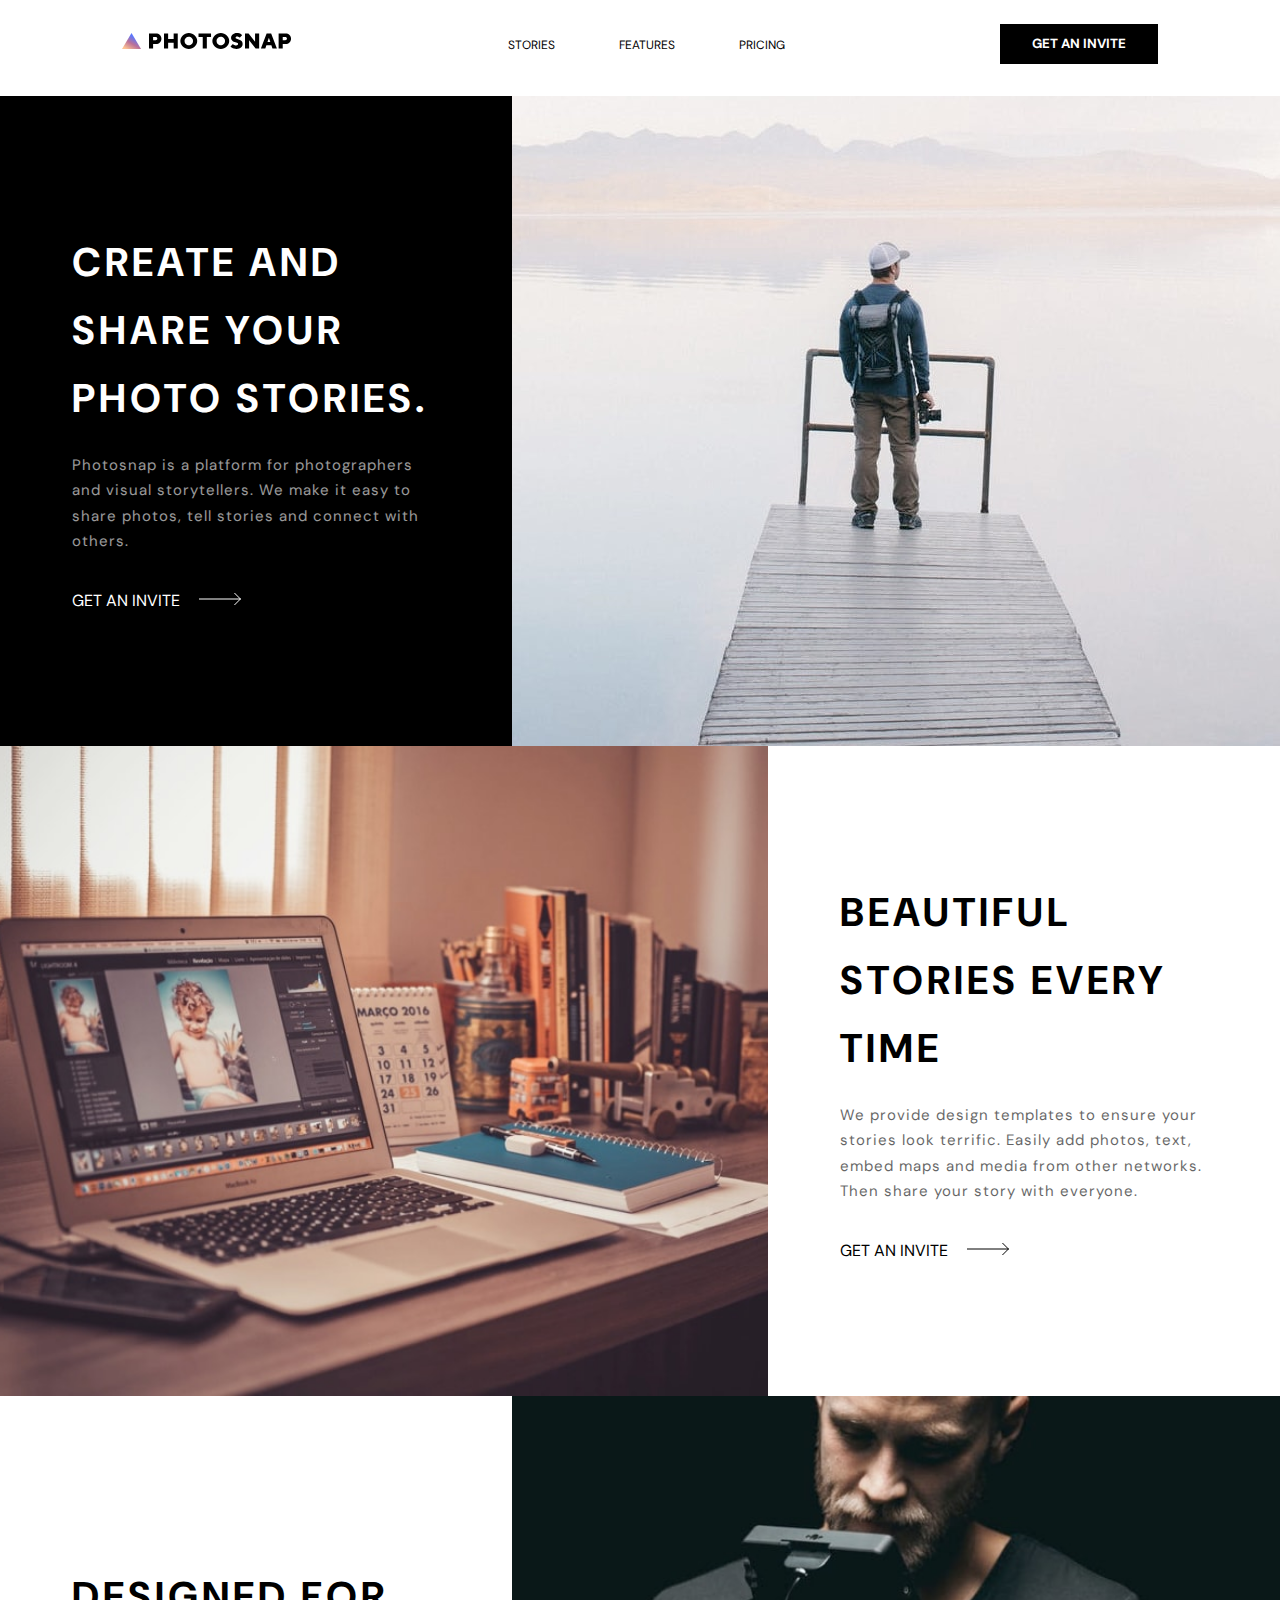
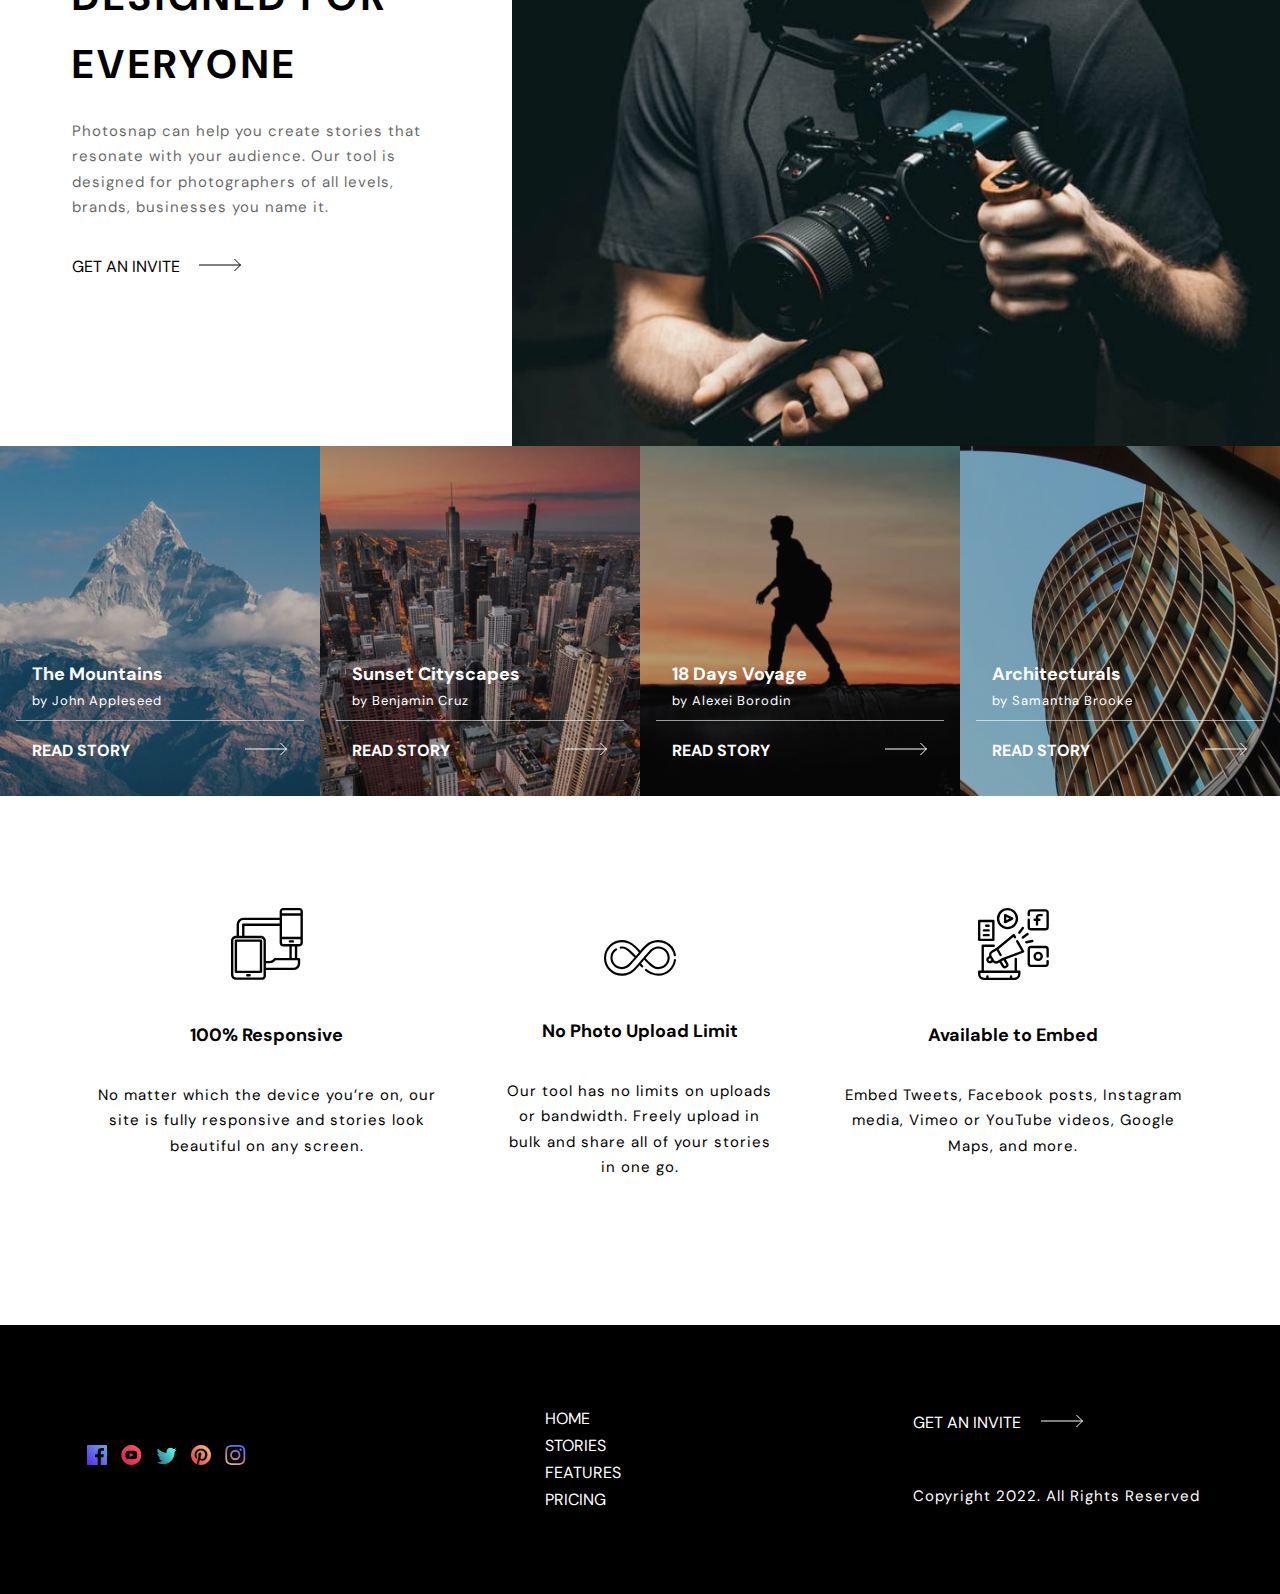
<file: index.html>
<!DOCTYPE html>
<html lang="en">
  <head>
    <meta charset="UTF-8" />
    <meta http-equiv="X-UA-Compatible" content="IE=edge" />
    <meta name="viewport" content="width=device-width, initial-scale=1.0" />
    <link rel="preconnect" href="https://fonts.googleapis.com" />
    <link rel="preconnect" href="https://fonts.gstatic.com" crossorigin />
    <link
      rel="icon"
      type="image/png"
      sizes="32x32"
      href="./img/favicon-32x32.png"
    />
    <link
      href="https://fonts.googleapis.com/css2?family=DM+Sans:wght@400;700&display=swap"
      rel="stylesheet"
    />
    <link rel="stylesheet" href="style.css" />
    <title>PhotoSnap</title>
  </head>
  <body>
    <!-- Mobile Menu Buttons -->
    <div class="open-mobile">
      <img class="open-menu" src="./img/menu.svg" alt="open mobile menu" />
    </div>
    <div class="container">
      <header>
        <nav>
          <div class="logo">
            <a href="index.html">
              <img src="./img/logo.svg" alt="photo snap logo" />
            </a>
          </div>
          <ul class="nav-menu">
            <li><a href="stories.html">STORIES</a></li>
            <li><a href="features.html">FEATURES</a></li>
            <li><a href="pricing.html">PRICING</a></li>
            <li><a class="mobile-nav-btn" href="#">GET AN INVITE</a></li>
          </ul>
          <div class="nav-cta-btn">
            <a href="#">
              <button class="nav-btn">GET AN INVITE</button>
            </a>
          </div>
        </nav>
      </header>
    </div>
    <section id="create-and-share">
      <div class="text-dark">
        <div class="home-page-text">
          <h2>CREATE AND SHARE YOUR PHOTO STORIES.</h2>
          <p>
            Photosnap is a platform for photographers and visual storytellers.
            We make it easy to share photos, tell stories and connect with
            others.
          </p>
          <div class="get-an-invite-text-link-dark">
            <a href="#"
              >GET AN INVITE
              <img class="arrow-img" src="./img/arrow.svg" alt="arrow" />
            </a>
          </div>
        </div>
      </div>
      <div class="dock-man-img"></div>
    </section>
    <section id="beautiful-stories">
      <div class="laptop-img"></div>
      <div class="text-light">
        <div class="home-page-text">
          <h2>BEAUTIFUL STORIES EVERY TIME</h2>
          <p>
            We provide design templates to ensure your stories look terrific.
            Easily add photos, text, embed maps and media from other networks.
            Then share your story with everyone.
          </p>
          <div class="get-an-invite-text-link">
            <a href="#"
              >GET AN INVITE
              <img class="arrow-img" src="./img/arrow-dark.svg" alt="arrow" />
            </a>
          </div>
        </div>
      </div>
    </section>
    <section id="designed-for-everyone">
      <div class="text-light">
        <div class="home-page-text">
          <h2>DESIGNED FOR EVERYONE</h2>
          <p>
            Photosnap can help you create stories that resonate with your
            audience. Our tool is designed for photographers of all levels,
            brands, businesses you name it.
          </p>
          <div class="get-an-invite-text-link">
            <a href="#"
              >GET AN INVITE
              <img class="arrow-img" src="./img/arrow-dark.svg" alt="arrow" />
            </a>
          </div>
        </div>
      </div>
      <div class="camera-img"></div>
    </section>
    <section id="stories">
      <div id="mountain-story" class="story">
        <div class="story-description">
          <h3 class="story-title">The Mountains</h3>
          <p class="story-author">by John Appleseed</p>
        </div>
        <div class="gray-line"></div>
        <div class="read-story-link">
          <div>
            <a class="story-link" href="#">READ STORY</a>
          </div>
          <div>
            <a href="#">
              <img src="./img/arrow.svg" alt="" />
            </a>
          </div>
        </div>
      </div>
      <div id="sunset-story" class="story">
        <div class="story-description">
          <h3 class="story-title">Sunset Cityscapes</h3>
          <p class="story-author">by Benjamin Cruz</p>
        </div>
        <div class="gray-line"></div>
        <div class="read-story-link">
          <div>
            <a class="story-link" href="#">READ STORY</a>
          </div>
          <div>
            <a href="#">
              <img src="./img/arrow.svg" alt="" />
            </a>
          </div>
        </div>
      </div>
      <div id="voyage-story" class="story">
        <div class="story-description">
          <h3 class="story-title">18 Days Voyage</h3>
          <p class="story-author">by Alexei Borodin</p>
        </div>
        <div class="gray-line"></div>
        <div class="read-story-link">
          <div>
            <a class="story-link" href="#">READ STORY</a>
          </div>
          <div>
            <a href="#">
              <img src="./img/arrow.svg" alt="" />
            </a>
          </div>
        </div>
      </div>
      <div id="architect-story" class="story">
        <div class="story-description">
          <h3 class="story-title">Architecturals</h3>
          <p class="story-author">by Samantha Brooke</p>
        </div>
        <div class="gray-line"></div>
        <div class="read-story-link">
          <div>
            <a class="story-link" href="#">READ STORY</a>
          </div>
          <div>
            <a href="#">
              <img src="./img/arrow.svg" alt="" />
            </a>
          </div>
        </div>
      </div>
    </section>
    <section id="home-features">
      <div class="home-feature">
        <div class="home-feature-img">
          <img src="./img/responsive.svg" alt="" />
        </div>
        <div class="home-feature-text">
          <h3>100% Responsive</h3>
          <p>
            No matter which the device you’re on, our site is fully responsive
            and stories look beautiful on any screen.
          </p>
        </div>
      </div>
      <div class="home-feature middle-home-feature">
        <div class="home-feature-img">
          <img src="./img/no-limit.svg" alt="" />
        </div>
        <div class="home-feature-text">
          <h3>No Photo Upload Limit</h3>
          <p>
            Our tool has no limits on uploads or bandwidth. Freely upload in
            bulk and share all of your stories in one go.
          </p>
        </div>
      </div>
      <div class="home-feature">
        <div class="home-feature-img">
          <img src="./img/embed.svg" alt="" />
        </div>
        <div class="home-feature-text">
          <h3>Available to Embed</h3>
          <p>
            Embed Tweets, Facebook posts, Instagram media, Vimeo or YouTube
            videos, Google Maps, and more.
          </p>
        </div>
      </div>
    </section>
    <footer>
      <div class="footer-logo-socials-container">
        <ul class="social-links">
          <li>
            <a href="#"><img src="./img/facebook.svg" alt="" /></a>
          </li>
          <li>
            <a href="#"><img src="./img/youtube.svg" alt="" /></a>
          </li>
          <li>
            <a href="#"><img src="./img/twitter.svg" alt="" /></a>
          </li>
          <li>
            <a href="#"><img src="./img/pinterest.svg" alt="" /></a>
          </li>
          <li>
            <a href="#"><img src="./img/instagram.svg" alt="" /></a>
          </li>
        </ul>
      </div>
      <ul class="footer-nav">
        <li><a href="index.html">HOME</a></li>
        <li><a href="stories.html">STORIES</a></li>
        <li><a href="features.html">FEATURES</a></li>
        <li><a href="pricing.html">PRICING</a></li>
      </ul>
      <div class="footer-invite-footer-copyright">
        <div class="get-an-invite-container">
          <a href="#"
            >GET AN INVITE
            <img class="footer-arrow" src="./img/arrow.svg" alt="" />
          </a>
        </div>
        <p>Copyright 2022. All Rights Reserved</p>
      </div>
    </footer>
    <script src="script.js"></script>
  </body>
</html>
</file>
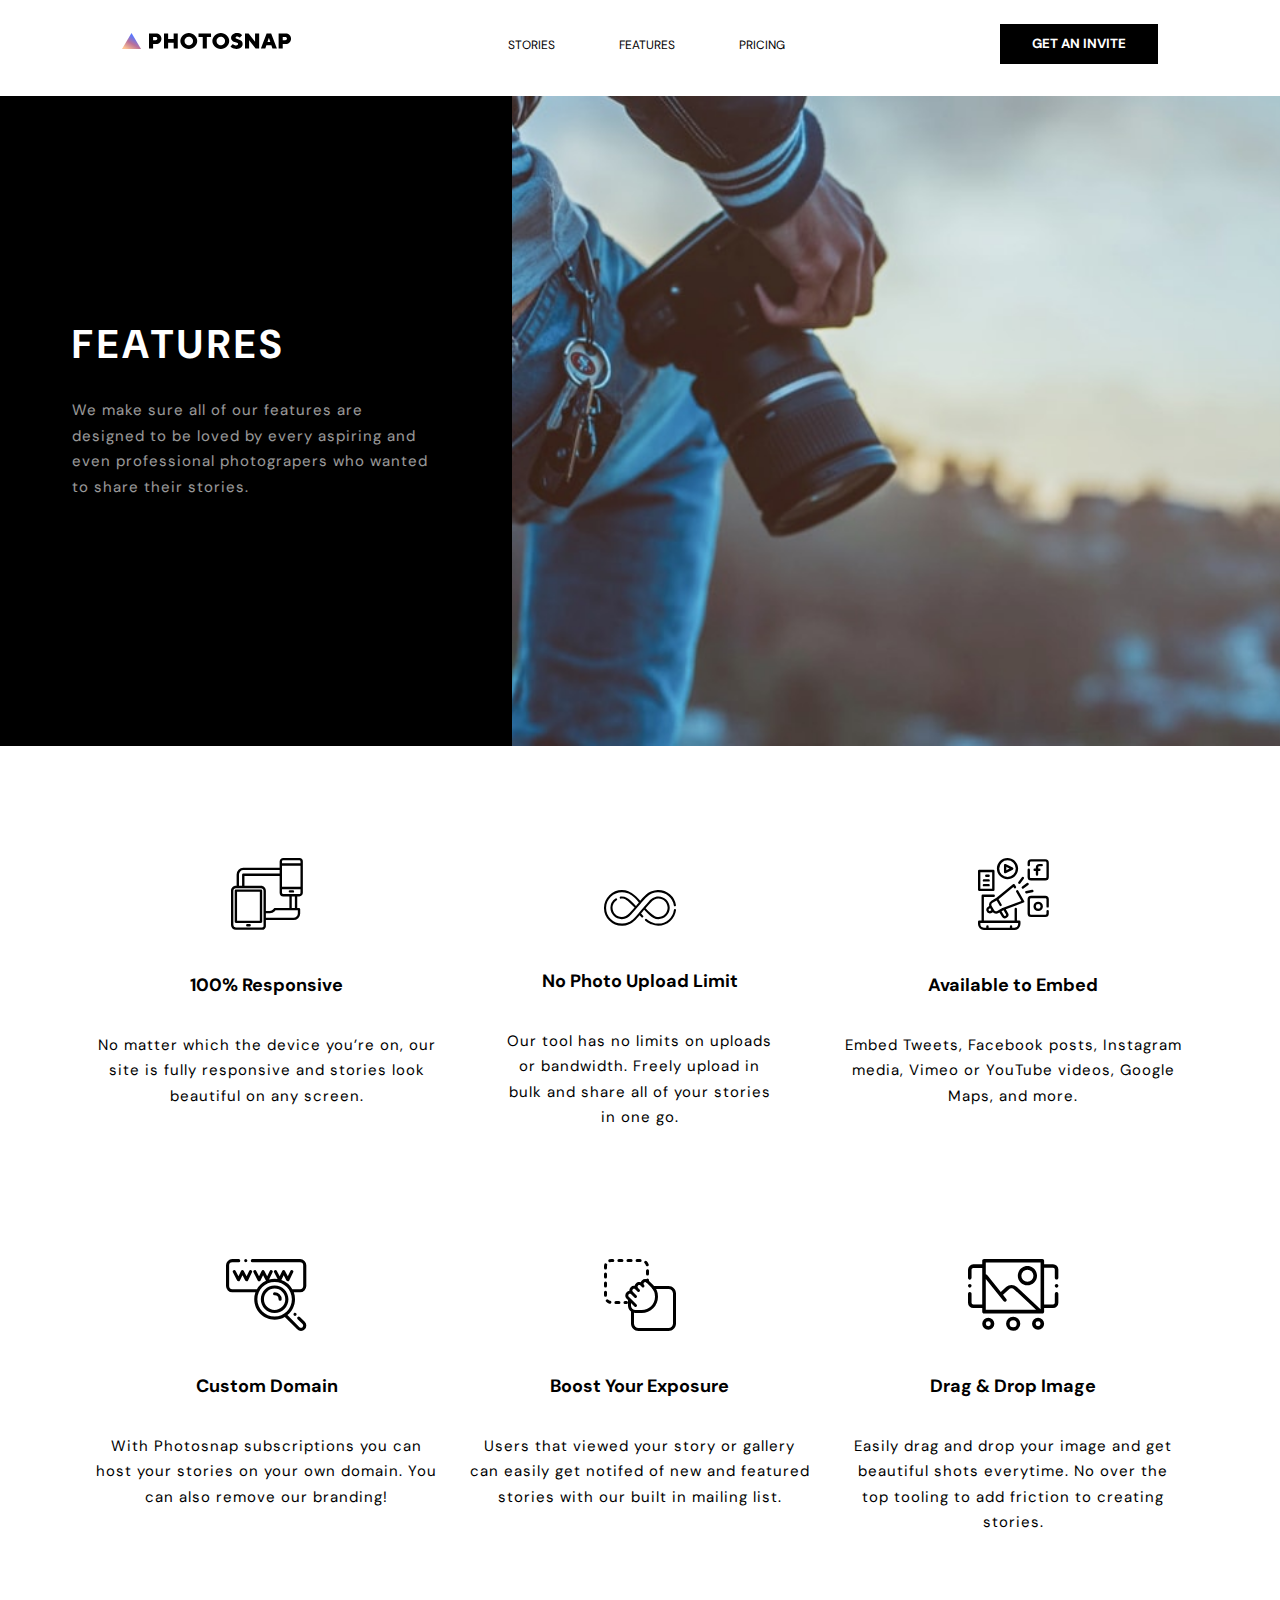
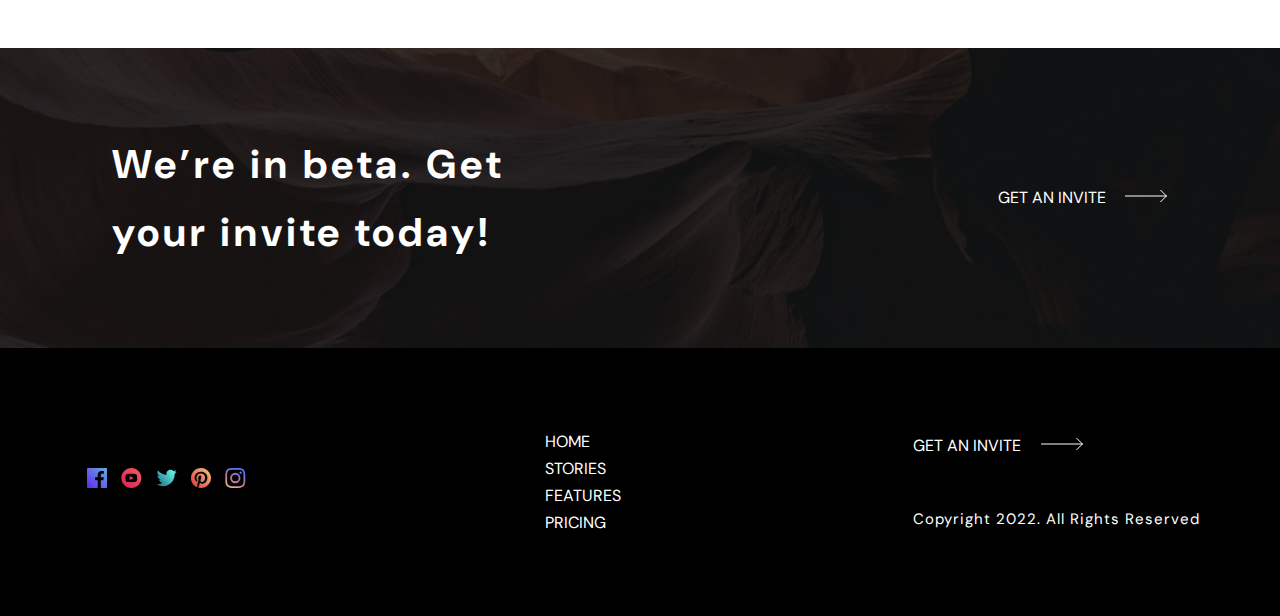
<file: features.html>
<!DOCTYPE html>
<html lang="en">
  <head>
    <meta charset="UTF-8" />
    <meta http-equiv="X-UA-Compatible" content="IE=edge" />
    <meta name="viewport" content="width=device-width, initial-scale=1.0" />
    <link rel="preconnect" href="https://fonts.googleapis.com" />
    <link rel="preconnect" href="https://fonts.gstatic.com" crossorigin />
    <link
      rel="icon"
      type="image/png"
      sizes="32x32"
      href="./img/favicon-32x32.png"
    />
    <link
      href="https://fonts.googleapis.com/css2?family=DM+Sans:wght@400;700&display=swap"
      rel="stylesheet"
    />
    <link rel="stylesheet" href="style.css" />
    <title>PhotoSnap</title>
  </head>
  <body>
    <!-- Mobile Menu Buttons -->
    <div class="open-mobile">
      <img class="open-menu" src="./img/menu.svg" alt="open mobile menu" />
    </div>
    <div class="container">
      <header>
        <nav>
          <div class="logo">
            <a href="index.html">
              <img src="./img/logo.svg" alt="photo snap logo" />
            </a>
          </div>
          <ul class="nav-menu">
            <li><a href="stories.html">STORIES</a></li>
            <li><a href="features.html">FEATURES</a></li>
            <li><a href="#">PRICING</a></li>
            <li><a class="mobile-nav-btn" href="#">GET AN INVITE</a></li>
          </ul>
          <div class="nav-cta-btn">
            <a href="#">
              <button class="nav-btn">GET AN INVITE</button>
            </a>
          </div>
        </nav>
      </header>
    </div>
    <section id="create-and-share">
      <div class="text-dark">
        <div class="home-page-text">
          <h2>FEATURES</h2>
          <p>
            We make sure all of our features are designed to be loved by every
            aspiring and even professional photograpers who wanted to share
            their stories.
          </p>
        </div>
      </div>
      <div class="picture-img"></div>
    </section>
    <section id="home-features">
      <div class="home-feature">
        <div class="home-feature-img">
          <img src="./img/responsive.svg" alt="" />
        </div>
        <div class="home-feature-text">
          <h3>100% Responsive</h3>
          <p>
            No matter which the device you’re on, our site is fully responsive
            and stories look beautiful on any screen.
          </p>
        </div>
      </div>
      <div class="home-feature middle-home-feature">
        <div class="home-feature-img">
          <img src="./img/no-limit.svg" alt="" />
        </div>
        <div class="home-feature-text">
          <h3>No Photo Upload Limit</h3>
          <p>
            Our tool has no limits on uploads or bandwidth. Freely upload in
            bulk and share all of your stories in one go.
          </p>
        </div>
      </div>
      <div class="home-feature">
        <div class="home-feature-img">
          <img src="./img/embed.svg" alt="" />
        </div>
        <div class="home-feature-text">
          <h3>Available to Embed</h3>
          <p>
            Embed Tweets, Facebook posts, Instagram media, Vimeo or YouTube
            videos, Google Maps, and more.
          </p>
        </div>
      </div>
      <div class="home-feature">
        <div class="home-feature-img">
          <img src="./img/custom-domain.svg" alt="" />
        </div>
        <div class="home-feature-text">
          <h3>Custom Domain</h3>
          <p>
            With Photosnap subscriptions you can host your stories on your own
            domain. You can also remove our branding!
          </p>
        </div>
      </div>
      <div class="home-feature">
        <div class="home-feature-img">
          <img src="./img/boost-exposure.svg" alt="" />
        </div>
        <div class="home-feature-text">
          <h3>Boost Your Exposure</h3>
          <p>
            Users that viewed your story or gallery can easily get notifed of
            new and featured stories with our built in mailing list.
          </p>
        </div>
      </div>
      <div class="home-feature">
        <div class="home-feature-img">
          <img src="./img/drag-drop.svg" alt="" />
        </div>
        <div class="home-feature-text">
          <h3>Drag & Drop Image</h3>
          <p>
            Easily drag and drop your image and get beautiful shots everytime.
            No over the top tooling to add friction to creating stories.
          </p>
        </div>
      </div>
    </section>
    <section id="beta-showcase">
      <div class="beta-showcase-text">
        <h2 class="beta-showcase-heading">
          We’re in beta. Get your invite today!
        </h2>
      </div>
      <div class="get-an-invite-text-link-dark">
        <a href="#"
          >GET AN INVITE
          <img class="arrow-img" src="./img/arrow.svg" alt="arrow" />
        </a>
      </div>
    </section>
    <footer>
      <div class="footer-logo-socials-container">
        <ul class="social-links">
          <li>
            <a href="#"><img src="./img/facebook.svg" alt="" /></a>
          </li>
          <li>
            <a href="#"><img src="./img/youtube.svg" alt="" /></a>
          </li>
          <li>
            <a href="#"><img src="./img/twitter.svg" alt="" /></a>
          </li>
          <li>
            <a href="#"><img src="./img/pinterest.svg" alt="" /></a>
          </li>
          <li>
            <a href="#"><img src="./img/instagram.svg" alt="" /></a>
          </li>
        </ul>
      </div>
      <ul class="footer-nav">
        <li><a href="index.html">HOME</a></li>
        <li><a href="stories.html">STORIES</a></li>
        <li><a href="features.html">FEATURES</a></li>
        <li><a href="#">PRICING</a></li>
      </ul>
      <div class="footer-invite-footer-copyright">
        <div class="get-an-invite-container">
          <a href="#"
            >GET AN INVITE
            <img class="footer-arrow" src="./img/arrow.svg" alt="" />
          </a>
        </div>
        <p>Copyright 2022. All Rights Reserved</p>
      </div>
    </footer>
    <script src="script.js"></script>
  </body>
</html>
</file>
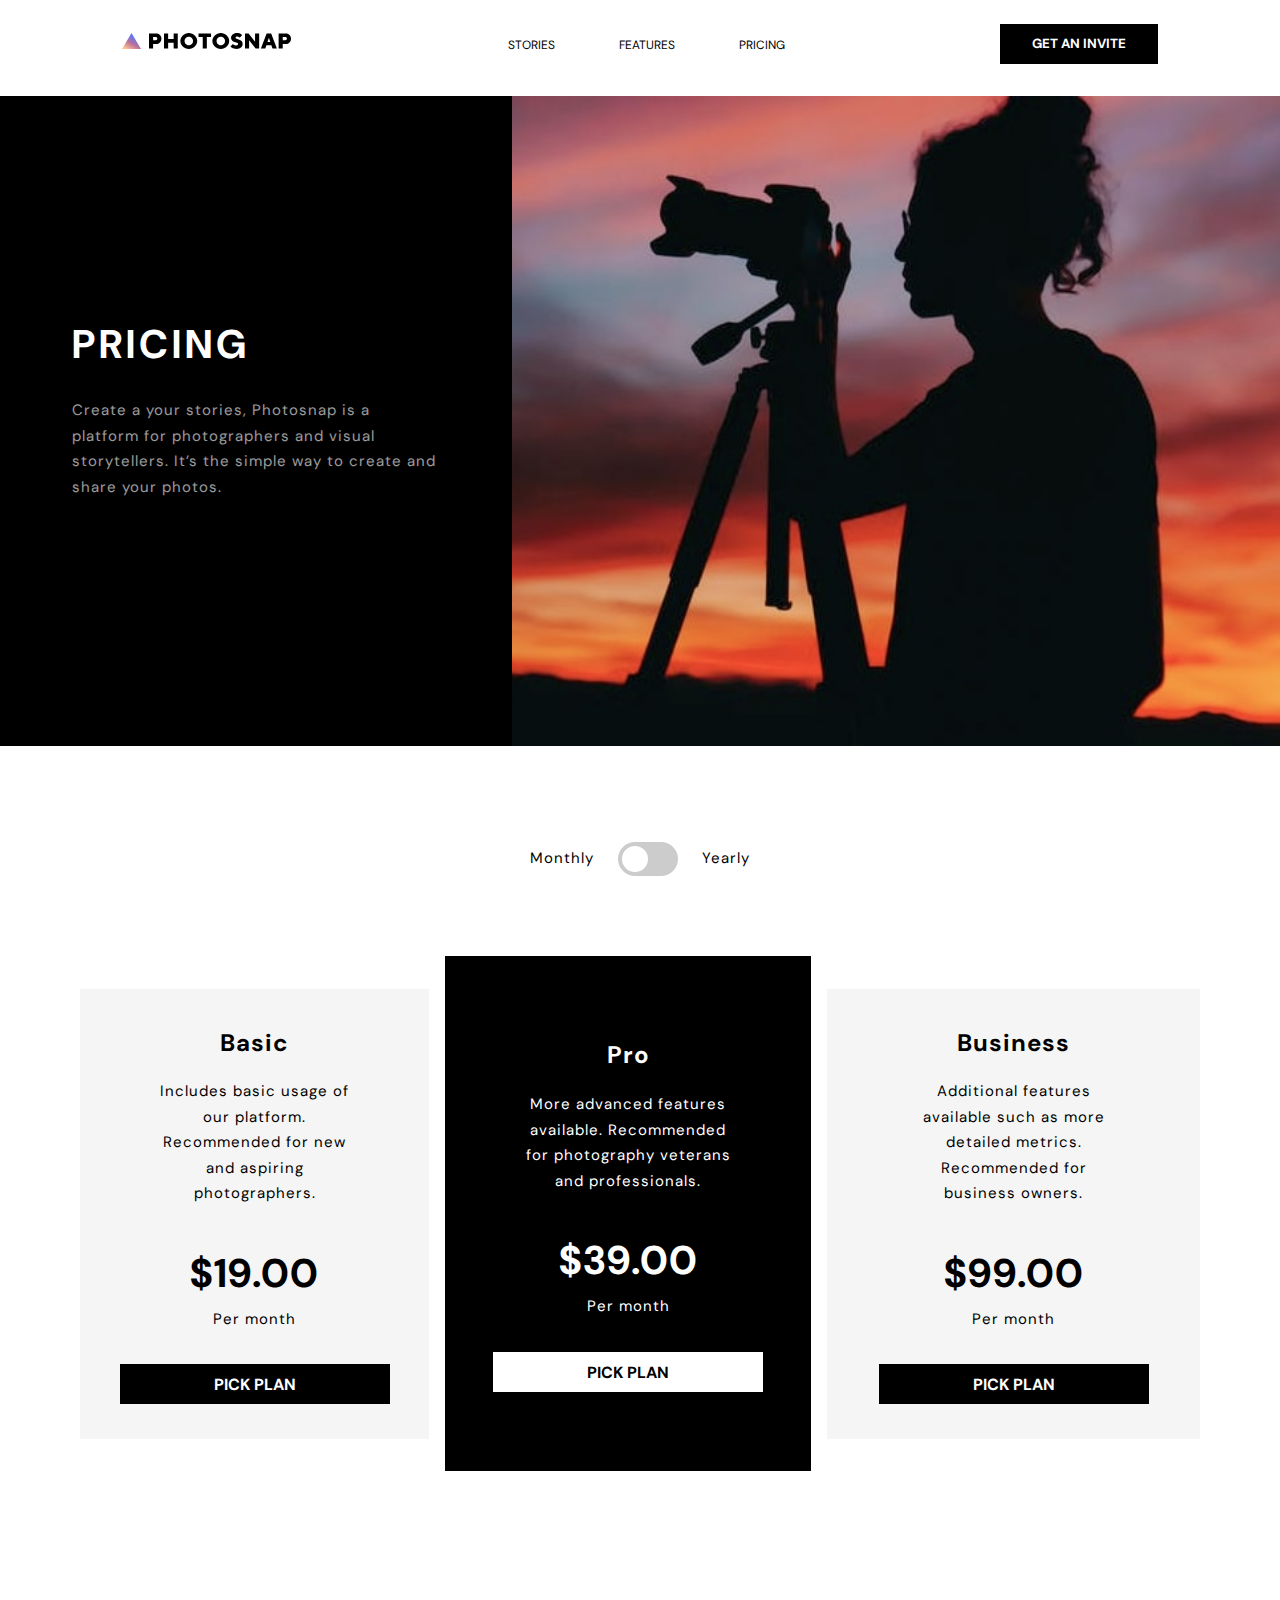
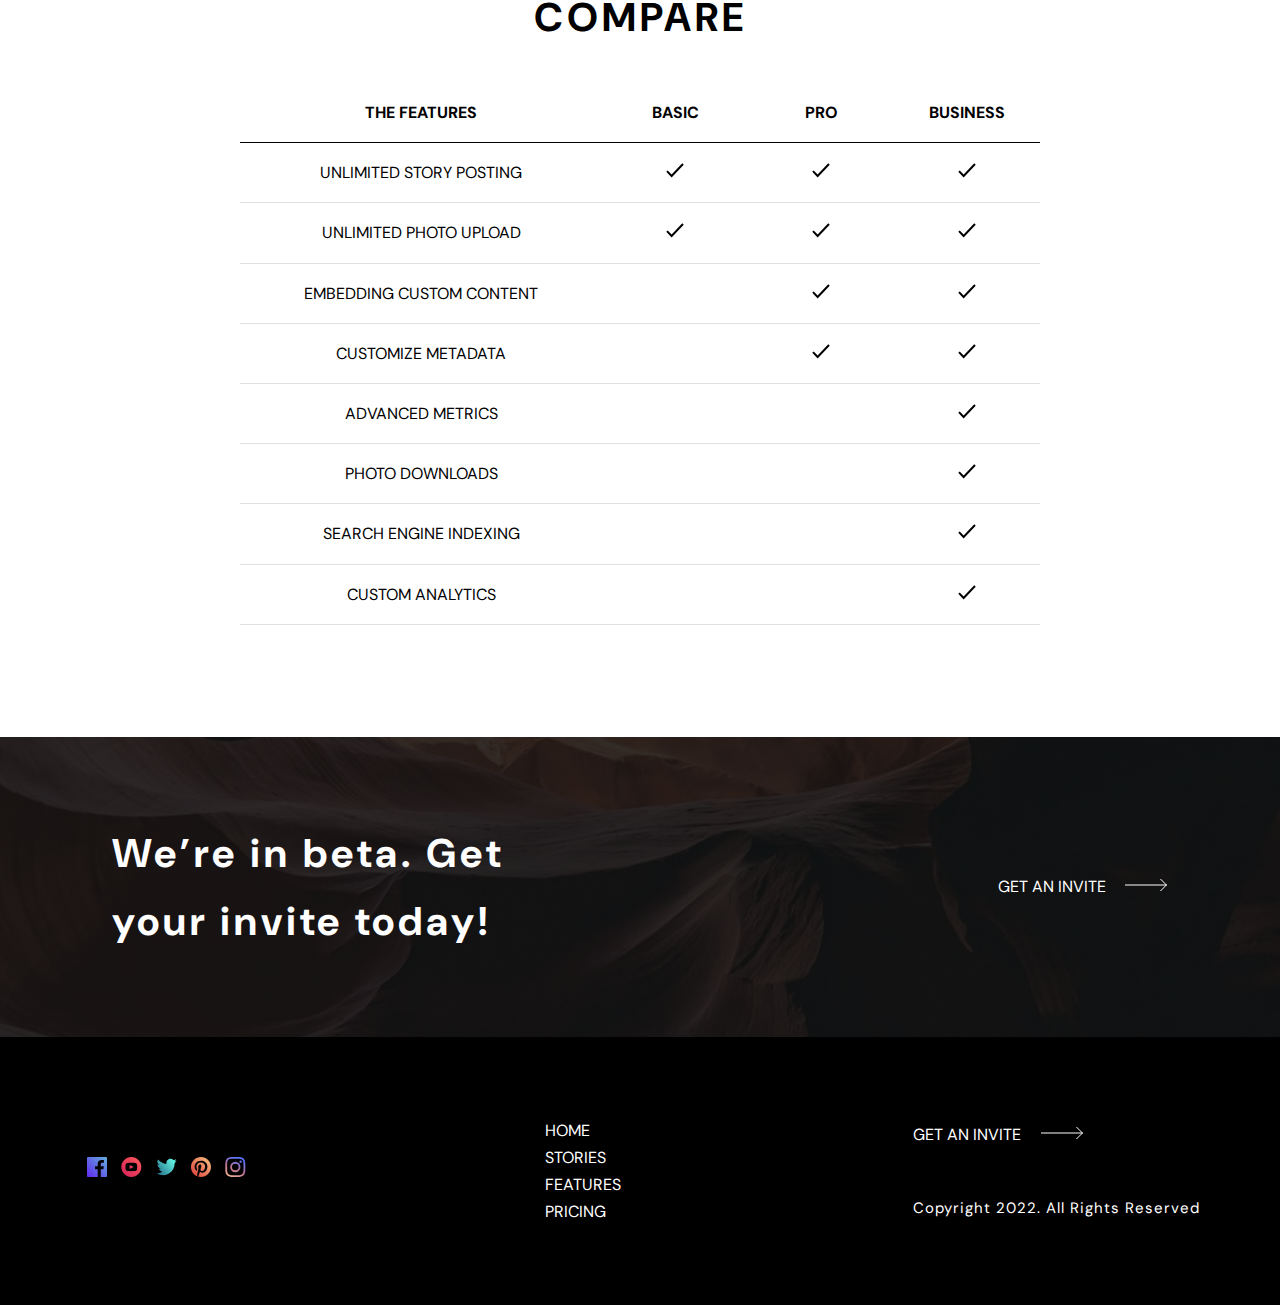
<file: pricing.html>
<!DOCTYPE html>
<html lang="en">
  <head>
    <meta charset="UTF-8" />
    <meta http-equiv="X-UA-Compatible" content="IE=edge" />
    <meta name="viewport" content="width=device-width, initial-scale=1.0" />
    <link rel="preconnect" href="https://fonts.googleapis.com" />
    <link rel="preconnect" href="https://fonts.gstatic.com" crossorigin />
    <link
      rel="icon"
      type="image/png"
      sizes="32x32"
      href="./img/favicon-32x32.png"
    />
    <link
      href="https://fonts.googleapis.com/css2?family=DM+Sans:wght@400;700&display=swap"
      rel="stylesheet"
    />
    <link rel="stylesheet" href="style.css" />
    <title>PhotoSnap</title>
  </head>
  <body>
    <!-- Mobile Menu Buttons -->
    <div class="open-mobile">
      <img class="open-menu" src="./img/menu.svg" alt="open mobile menu" />
    </div>
    <div class="container">
      <header>
        <nav>
          <div class="logo">
            <a href="index.html">
              <img src="./img/logo.svg" alt="photo snap logo" />
            </a>
          </div>
          <ul class="nav-menu">
            <li><a href="stories.html">STORIES</a></li>
            <li><a href="features.html">FEATURES</a></li>
            <li><a href="pricing.html">PRICING</a></li>
            <li><a class="mobile-nav-btn" href="#">GET AN INVITE</a></li>
          </ul>
          <div class="nav-cta-btn">
            <a href="#">
              <button class="nav-btn">GET AN INVITE</button>
            </a>
          </div>
        </nav>
      </header>
    </div>
    <section id="create-and-share">
      <div class="text-dark">
        <div class="home-page-text">
          <h2>PRICING</h2>
          <p>
            Create a your stories, Photosnap is a platform for photographers and
            visual storytellers. It’s the simple way to create and share your
            photos.
          </p>
        </div>
      </div>
      <div class="photographer-img"></div>
    </section>
    <section id="monthly-yearly-pricing">
      <div class="toggle-switch-container">
        <p>Monthly</p>
        <label class="switch">
          <input type="checkbox" />
          <span class="slider round"></span>
        </label>
        <p>Yearly</p>
      </div>
      <div class="pricing-boxes">
        <div class="price-box">
          <div class="price-box-text">
            <p class="price-box-title">Basic</p>
            <p class="price-box-description">
              Includes basic usage of our platform. Recommended for new and
              aspiring photographers.
            </p>
            <p class="price-box-price">$19.00</p>
            <p class="price-box-price-year">$200.00</p>
            <p class="price-per-month">Per month</p>
            <p class="price-per-year">Per year</p>
          </div>
          <div class="price-box-btn-dark">PICK PLAN</div>
        </div>
        <div class="price-box dark">
          <div class="price-box-text">
            <p class="price-box-title">Pro</p>
            <p class="price-box-description">
              More advanced features available. Recommended for photography
              veterans and professionals.
            </p>
            <p class="price-box-price">$39.00</p>
            <p class="price-box-price-year">$400.00</p>
            <p class="price-per-month">Per month</p>
            <p class="price-per-year">Per year</p>
          </div>
          <div class="price-box-btn-light">PICK PLAN</div>
        </div>
        <div class="price-box">
          <div class="price-box-text">
            <p class="price-box-title">Business</p>
            <p class="price-box-description">
              Additional features available such as more detailed metrics.
              Recommended for business owners.
            </p>
            <p class="price-box-price">$99.00</p>
            <p class="price-box-price-year">$1000.00</p>
            <p class="price-per-month">Per month</p>
            <p class="price-per-year">Per year</p>
          </div>
          <div class="price-box-btn-dark">PICK PLAN</div>
        </div>
      </div>
    </section>

    <section id="compare">
      <h2>COMPARE</h2>
      <table class="desktop-table">
        <tr class="table-headings">
          <th>THE FEATURES</th>
          <th>BASIC</th>
          <th>PRO</th>
          <th>BUSINESS</th>
        </tr>

        <tr>
          <td>UNLIMITED STORY POSTING</td>
          <td><img src="./img/check.svg" alt="check" /></td>
          <td><img src="./img/check.svg" alt="check" /></td>
          <td><img src="./img/check.svg" alt="check" /></td>
        </tr>
        <tr>
          <td>UNLIMITED PHOTO UPLOAD</td>
          <td><img src="./img/check.svg" alt="check" /></td>
          <td><img src="./img/check.svg" alt="check" /></td>
          <td><img src="./img/check.svg" alt="check" /></td>
        </tr>
        <tr>
          <td>EMBEDDING CUSTOM CONTENT</td>
          <td></td>
          <td><img src="./img/check.svg" alt="check" /></td>
          <td><img src="./img/check.svg" alt="check" /></td>
        </tr>
        <tr>
          <td>CUSTOMIZE METADATA</td>
          <td></td>
          <td><img src="./img/check.svg" alt="check" /></td>
          <td><img src="./img/check.svg" alt="check" /></td>
        </tr>
        <tr>
          <td>ADVANCED METRICS</td>
          <td></td>
          <td></td>
          <td><img src="./img/check.svg" alt="check" /></td>
        </tr>
        <tr>
          <td>PHOTO DOWNLOADS</td>
          <td></td>
          <td></td>
          <td><img src="./img/check.svg" alt="check" /></td>
        </tr>
        <tr>
          <td>SEARCH ENGINE INDEXING</td>
          <td></td>
          <td></td>
          <td><img src="./img/check.svg" alt="check" /></td>
        </tr>
        <tr>
          <td>CUSTOM ANALYTICS</td>
          <td></td>
          <td></td>
          <td><img src="./img/check.svg" alt="check" /></td>
        </tr>
      </table>

      <h3 class="mobile-table-heading">THE FEATURES</h3>

      <div class="mobile-features">
        <div class="mobile-features-container">
          <h4 class="mobile-feature-heading">UNLIMITED STORY POSTING</h4>
          <div class="mobile-features-titles">
            <p>BASIC</p>
            <p>PRO</p>
            <p>BUSINESS</p>
          </div>
          <div class="mobile-features-checks">
            <div class="check">
              <img src="./img/check.svg" alt="check mark" />
            </div>
            <div class="check">
              <img src="./img/check.svg" alt="check mark" />
            </div>
            <div class="check">
              <img src="./img/check.svg" alt="check mark" />
            </div>
          </div>
        </div>
        <div class="mobile-features-line"></div>
        <div class="mobile-features-container">
          <h4 class="mobile-feature-heading">UNLIMITED PHOTO UPLOAD</h4>
          <div class="mobile-features-titles">
            <p>BASIC</p>
            <p>PRO</p>
            <p>BUSINESS</p>
          </div>
          <div class="mobile-features-checks">
            <div class="check">
              <img src="./img/check.svg" alt="check mark" />
            </div>
            <div class="check">
              <img src="./img/check.svg" alt="check mark" />
            </div>
            <div class="check">
              <img src="./img/check.svg" alt="check mark" />
            </div>
          </div>
        </div>
        <div class="mobile-features-line"></div>
        <div class="mobile-features-container">
          <h4 class="mobile-feature-heading">EMBEDDING CUSTOM CONTENT</h4>
          <div class="mobile-features-titles">
            <p>BASIC</p>
            <p>PRO</p>
            <p>BUSINESS</p>
          </div>
          <div class="mobile-features-checks">
            <div class="check"></div>
            <div class="check">
              <img src="./img/check.svg" alt="check mark" />
            </div>
            <div class="check">
              <img src="./img/check.svg" alt="check mark" />
            </div>
          </div>
        </div>
        <div class="mobile-features-line"></div>
        <div class="mobile-features-container">
          <h4 class="mobile-feature-heading">CUSTOMIZE METADATA</h4>
          <div class="mobile-features-titles">
            <p>BASIC</p>
            <p>PRO</p>
            <p>BUSINESS</p>
          </div>
          <div class="mobile-features-checks">
            <div class="check"></div>
            <div class="check">
              <img src="./img/check.svg" alt="check mark" />
            </div>
            <div class="check">
              <img src="./img/check.svg" alt="check mark" />
            </div>
          </div>
        </div>
        <div class="mobile-features-line"></div>
        <div class="mobile-features-container">
          <h4 class="mobile-feature-heading">ADVANCED METRICS</h4>
          <div class="mobile-features-titles">
            <p>BASIC</p>
            <p>PRO</p>
            <p>BUSINESS</p>
          </div>
          <div class="mobile-features-checks">
            <div class="check"></div>
            <div class="check"></div>
            <div class="check">
              <img src="./img/check.svg" alt="check mark" />
            </div>
          </div>
        </div>
        <div class="mobile-features-line"></div>
        <div class="mobile-features-container">
          <h4 class="mobile-feature-heading">PHOTO DOWNLOADS</h4>
          <div class="mobile-features-titles">
            <p>BASIC</p>
            <p>PRO</p>
            <p>BUSINESS</p>
          </div>
          <div class="mobile-features-checks">
            <div class="check"></div>
            <div class="check"></div>
            <div class="check">
              <img src="./img/check.svg" alt="check mark" />
            </div>
          </div>
        </div>
        <div class="mobile-features-line"></div>
        <div class="mobile-features-container">
          <h4 class="mobile-feature-heading">SEARCH ENGINE INDEXING</h4>
          <div class="mobile-features-titles">
            <p>BASIC</p>
            <p>PRO</p>
            <p>BUSINESS</p>
          </div>
          <div class="mobile-features-checks">
            <div class="check"></div>
            <div class="check"></div>
            <div class="check">
              <img src="./img/check.svg" alt="check mark" />
            </div>
          </div>
        </div>
        <div class="mobile-features-line"></div>
        <div class="mobile-features-container">
          <h4 class="mobile-feature-heading">CUSTOM ANALYTICS</h4>
          <div class="mobile-features-titles">
            <p>BASIC</p>
            <p>PRO</p>
            <p>BUSINESS</p>
          </div>
          <div class="mobile-features-checks">
            <div class="check"></div>
            <div class="check"></div>
            <div class="check">
              <img src="./img/check.svg" alt="check mark" />
            </div>
          </div>
        </div>
        <div class="mobile-features-line"></div>
      </div>
    </section>

    <section id="beta-showcase">
      <div class="beta-showcase-text">
        <h2 class="beta-showcase-heading">
          We’re in beta. Get your invite today!
        </h2>
      </div>
      <div class="get-an-invite-text-link-dark">
        <a href="#"
          >GET AN INVITE
          <img class="arrow-img" src="./img/arrow.svg" alt="arrow" />
        </a>
      </div>
    </section>
    <footer>
      <div class="footer-logo-socials-container">
        <ul class="social-links">
          <li>
            <a href="#"><img src="./img/facebook.svg" alt="" /></a>
          </li>
          <li>
            <a href="#"><img src="./img/youtube.svg" alt="" /></a>
          </li>
          <li>
            <a href="#"><img src="./img/twitter.svg" alt="" /></a>
          </li>
          <li>
            <a href="#"><img src="./img/pinterest.svg" alt="" /></a>
          </li>
          <li>
            <a href="#"><img src="./img/instagram.svg" alt="" /></a>
          </li>
        </ul>
      </div>
      <ul class="footer-nav">
        <li><a href="index.html">HOME</a></li>
        <li><a href="stories.html">STORIES</a></li>
        <li><a href="features.html">FEATURES</a></li>
        <li><a href="pricing.html">PRICING</a></li>
      </ul>
      <div class="footer-invite-footer-copyright">
        <div class="get-an-invite-container">
          <a href="#"
            >GET AN INVITE
            <img class="footer-arrow" src="./img/arrow.svg" alt="" />
          </a>
        </div>
        <p>Copyright 2022. All Rights Reserved</p>
      </div>
    </footer>
    <script src="script.js"></script>
  </body>
</html>
</file>
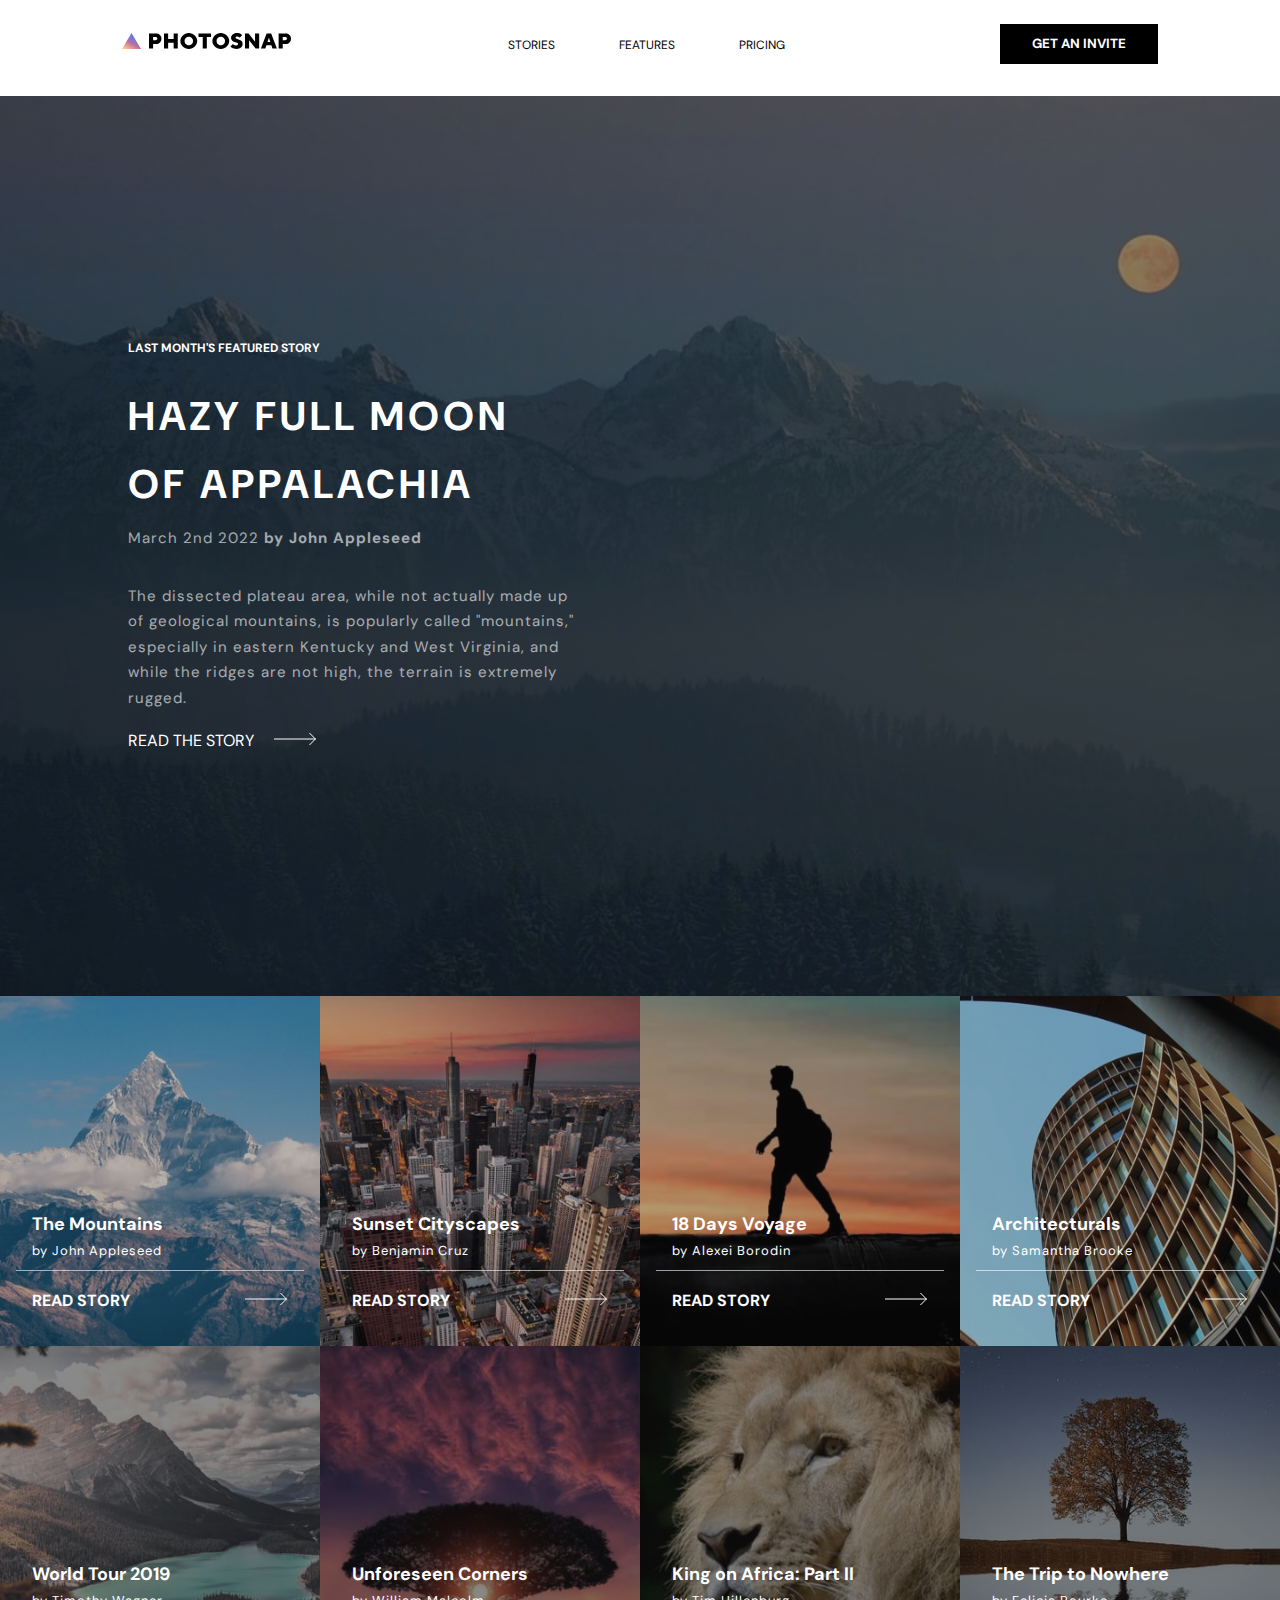
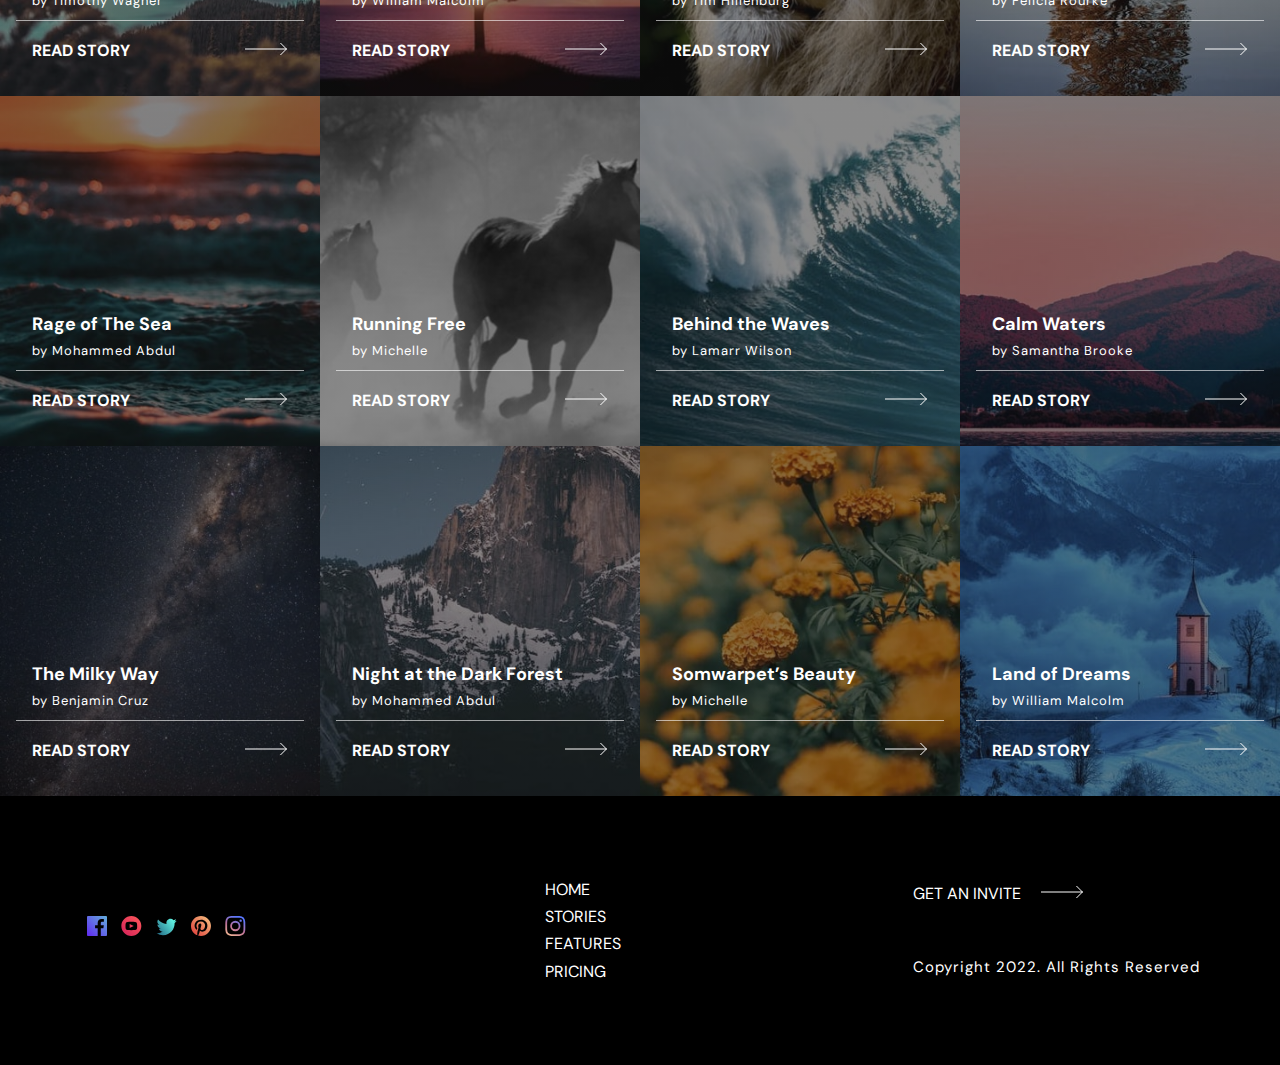
<file: stories.html>
<!DOCTYPE html>
<html lang="en">
  <head>
    <meta charset="UTF-8" />
    <meta http-equiv="X-UA-Compatible" content="IE=edge" />
    <meta name="viewport" content="width=device-width, initial-scale=1.0" />
    <link rel="preconnect" href="https://fonts.googleapis.com" />
    <link rel="preconnect" href="https://fonts.gstatic.com" crossorigin />
    <link
      rel="icon"
      type="image/png"
      sizes="32x32"
      href="./img/favicon-32x32.png"
    />
    <link
      href="https://fonts.googleapis.com/css2?family=DM+Sans:wght@400;700&display=swap"
      rel="stylesheet"
    />
    <link rel="stylesheet" href="style.css" />
    <title>PhotoSnap</title>
  </head>
  <body>
    <!-- Mobile Menu Buttons -->
    <div class="open-mobile">
      <img class="open-menu" src="./img/menu.svg" alt="open mobile menu" />
    </div>
    <div class="container">
      <header>
        <nav>
          <div class="logo">
            <a href="index.html">
              <img src="./img/logo.svg" alt="photo snap logo" />
            </a>
          </div>
          <ul class="nav-menu">
            <li><a href="stories.html">STORIES</a></li>
            <li><a href="features.html">FEATURES</a></li>
            <li><a href="pricing.html">PRICING</a></li>
            <li><a class="mobile-nav-btn" href="#">GET AN INVITE</a></li>
          </ul>
          <div class="nav-cta-btn">
            <a href="#">
              <button class="nav-btn">GET AN INVITE</button>
            </a>
          </div>
        </nav>
      </header>
    </div>
    <section id="stories-showcase">
      <div class="stories-showcase-text">
        <h4>LAST MONTH'S FEATURED STORY</h4>
        <h2>HAZY FULL MOON OF APPALACHIA</h2>
        <p class="story-showcase-author">
          March 2nd 2022 <span class="bold-text">by John Appleseed</span>
        </p>
        <p class="story-showcase-exerpt">
          The dissected plateau area, while not actually made up of geological
          mountains, is popularly called "mountains," especially in eastern
          Kentucky and West Virginia, and while the ridges are not high, the
          terrain is extremely rugged.
        </p>
        <div class="showcase-read-story-link">
          <a href="#"
            >READ THE STORY
            <span class="arrow-span">
              <img src="./img/arrow.svg" alt="arrow" />
            </span>
          </a>
        </div>
      </div>
    </section>

    <div class="stories-text-dark-container">
      <div class="stories-text-dark">
        <h4 class="mobile-stories-h4">LAST MONTH'S FEATURED STORY</h4>
        <h2 class="mobile-stories-h2">HAZY FULL MOON OF APPALACHIA</h2>
        <p class="mobile-story-showcase-author">
          March 2nd 2022 <span class="bold-text">by John Appleseed</span>
        </p>
        <p class="mobile-story-showcase-exerpt">
          The dissected plateau area, while not actually made up of geological
          mountains, is popularly called "mountains," especially in eastern
          Kentucky and West Virginia, and while the ridges are not high, the
          terrain is extremely rugged.
        </p>
        <div class="get-an-invite-text-link-dark">
          <a href="#"
            >READ THE STORY
            <img class="arrow-img" src="./img/arrow.svg" alt="arrow" />
          </a>
        </div>
      </div>
    </div>
    <section id="stories">
      <div id="mountain-story" class="story">
        <div class="story-description">
          <h3 class="story-title">The Mountains</h3>
          <p class="story-author">by John Appleseed</p>
        </div>
        <div class="gray-line"></div>
        <div class="read-story-link">
          <div>
            <a class="story-link" href="#">READ STORY</a>
          </div>
          <div>
            <a href="#">
              <img src="./img/arrow.svg" alt="" />
            </a>
          </div>
        </div>
      </div>
      <div id="sunset-story" class="story">
        <div class="story-description">
          <h3 class="story-title">Sunset Cityscapes</h3>
          <p class="story-author">by Benjamin Cruz</p>
        </div>
        <div class="gray-line"></div>
        <div class="read-story-link">
          <div>
            <a class="story-link" href="#">READ STORY</a>
          </div>
          <div>
            <a href="#">
              <img src="./img/arrow.svg" alt="" />
            </a>
          </div>
        </div>
      </div>
      <div id="voyage-story" class="story">
        <div class="story-description">
          <h3 class="story-title">18 Days Voyage</h3>
          <p class="story-author">by Alexei Borodin</p>
        </div>
        <div class="gray-line"></div>
        <div class="read-story-link">
          <div>
            <a class="story-link" href="#">READ STORY</a>
          </div>
          <div>
            <a href="#">
              <img src="./img/arrow.svg" alt="" />
            </a>
          </div>
        </div>
      </div>
      <div id="architect-story" class="story">
        <div class="story-description">
          <h3 class="story-title">Architecturals</h3>
          <p class="story-author">by Samantha Brooke</p>
        </div>
        <div class="gray-line"></div>
        <div class="read-story-link">
          <div>
            <a class="story-link" href="#">READ STORY</a>
          </div>
          <div>
            <a href="#">
              <img src="./img/arrow.svg" alt="" />
            </a>
          </div>
        </div>
      </div>
      <div id="world-tour-story" class="story">
        <div class="story-description">
          <h3 class="story-title">World Tour 2019</h3>
          <p class="story-author">by Timothy Wagner</p>
        </div>
        <div class="gray-line"></div>
        <div class="read-story-link">
          <div>
            <a class="story-link" href="#">READ STORY</a>
          </div>
          <div>
            <a href="#">
              <img src="./img/arrow.svg" alt="" />
            </a>
          </div>
        </div>
      </div>
      <div id="unforseen-corners-story" class="story">
        <div class="story-description">
          <h3 class="story-title">Unforeseen Corners</h3>
          <p class="story-author">by William Malcolm</p>
        </div>
        <div class="gray-line"></div>
        <div class="read-story-link">
          <div>
            <a class="story-link" href="#">READ STORY</a>
          </div>
          <div>
            <a href="#">
              <img src="./img/arrow.svg" alt="" />
            </a>
          </div>
        </div>
      </div>
      <div id="king-of-africa" class="story">
        <div class="story-description">
          <h3 class="story-title">King on Africa: Part II</h3>
          <p class="story-author">by Tim Hillenburg</p>
        </div>
        <div class="gray-line"></div>
        <div class="read-story-link">
          <div>
            <a class="story-link" href="#">READ STORY</a>
          </div>
          <div>
            <a href="#">
              <img src="./img/arrow.svg" alt="" />
            </a>
          </div>
        </div>
      </div>
      <div id="trip-to-nowhere" class="story">
        <div class="story-description">
          <h3 class="story-title">The Trip to Nowhere</h3>
          <p class="story-author">by Felicia Rourke</p>
        </div>
        <div class="gray-line"></div>
        <div class="read-story-link">
          <div>
            <a class="story-link" href="#">READ STORY</a>
          </div>
          <div>
            <a href="#">
              <img src="./img/arrow.svg" alt="" />
            </a>
          </div>
        </div>
      </div>
      <div id="rage-of-the-sea" class="story">
        <div class="story-description">
          <h3 class="story-title">Rage of The Sea</h3>
          <p class="story-author">by Mohammed Abdul</p>
        </div>
        <div class="gray-line"></div>
        <div class="read-story-link">
          <div>
            <a class="story-link" href="#">READ STORY</a>
          </div>
          <div>
            <a href="#">
              <img src="./img/arrow.svg" alt="" />
            </a>
          </div>
        </div>
      </div>
      <div id="running-free" class="story">
        <div class="story-description">
          <h3 class="story-title">Running Free</h3>
          <p class="story-author">by Michelle</p>
        </div>
        <div class="gray-line"></div>
        <div class="read-story-link">
          <div>
            <a class="story-link" href="#">READ STORY</a>
          </div>
          <div>
            <a href="#">
              <img src="./img/arrow.svg" alt="" />
            </a>
          </div>
        </div>
      </div>
      <div id="behind-the-waves" class="story">
        <div class="story-description">
          <h3 class="story-title">Behind the Waves</h3>
          <p class="story-author">by Lamarr Wilson</p>
        </div>
        <div class="gray-line"></div>
        <div class="read-story-link">
          <div>
            <a class="story-link" href="#">READ STORY</a>
          </div>
          <div>
            <a href="#">
              <img src="./img/arrow.svg" alt="" />
            </a>
          </div>
        </div>
      </div>
      <div id="calm-waters" class="story">
        <div class="story-description">
          <h3 class="story-title">Calm Waters</h3>
          <p class="story-author">by Samantha Brooke</p>
        </div>
        <div class="gray-line"></div>
        <div class="read-story-link">
          <div>
            <a class="story-link" href="#">READ STORY</a>
          </div>
          <div>
            <a href="#">
              <img src="./img/arrow.svg" alt="" />
            </a>
          </div>
        </div>
      </div>
      <div id="the-milky-way" class="story">
        <div class="story-description">
          <h3 class="story-title">The Milky Way</h3>
          <p class="story-author">by Benjamin Cruz</p>
        </div>
        <div class="gray-line"></div>
        <div class="read-story-link">
          <div>
            <a class="story-link" href="#">READ STORY</a>
          </div>
          <div>
            <a href="#">
              <img src="./img/arrow.svg" alt="" />
            </a>
          </div>
        </div>
      </div>
      <div id="dark-forest" class="story">
        <div class="story-description">
          <h3 class="story-title">Night at the Dark Forest</h3>
          <p class="story-author">by Mohammed Abdul</p>
        </div>
        <div class="gray-line"></div>
        <div class="read-story-link">
          <div>
            <a class="story-link" href="#">READ STORY</a>
          </div>
          <div>
            <a href="#">
              <img src="./img/arrow.svg" alt="" />
            </a>
          </div>
        </div>
      </div>
      <div id="beauty" class="story">
        <div class="story-description">
          <h3 class="story-title">Somwarpet’s Beauty</h3>
          <p class="story-author">by Michelle</p>
        </div>
        <div class="gray-line"></div>
        <div class="read-story-link">
          <div>
            <a class="story-link" href="#">READ STORY</a>
          </div>
          <div>
            <a href="#">
              <img src="./img/arrow.svg" alt="" />
            </a>
          </div>
        </div>
      </div>
      <div id="land-of-dreams" class="story">
        <div class="story-description">
          <h3 class="story-title">Land of Dreams</h3>
          <p class="story-author">by William Malcolm</p>
        </div>
        <div class="gray-line"></div>
        <div class="read-story-link">
          <div>
            <a class="story-link" href="#">READ STORY</a>
          </div>
          <div>
            <a href="#">
              <img src="./img/arrow.svg" alt="" />
            </a>
          </div>
        </div>
      </div>
    </section>
    <footer>
      <div class="footer-logo-socials-container">
        <ul class="social-links">
          <li>
            <a href="#"><img src="./img/facebook.svg" alt="" /></a>
          </li>
          <li>
            <a href="#"><img src="./img/youtube.svg" alt="" /></a>
          </li>
          <li>
            <a href="#"><img src="./img/twitter.svg" alt="" /></a>
          </li>
          <li>
            <a href="#"><img src="./img/pinterest.svg" alt="" /></a>
          </li>
          <li>
            <a href="#"><img src="./img/instagram.svg" alt="" /></a>
          </li>
        </ul>
      </div>
      <ul class="footer-nav">
        <li><a href="index.html">HOME</a></li>
        <li><a href="stories.html">STORIES</a></li>
        <li><a href="features.html">FEATURES</a></li>
        <li><a href="pricing.html">PRICING</a></li>
      </ul>
      <div class="footer-invite-footer-copyright">
        <div class="get-an-invite-container">
          <a href="#"
            >GET AN INVITE
            <img class="footer-arrow" src="./img/arrow.svg" alt="" />
          </a>
        </div>
        <p>Copyright 2022. All Rights Reserved</p>
      </div>
    </footer>
    <script src="script.js"></script>
  </body>
</html>
</file>
<file: style.css>
* {
  margin: 0;
  padding: 0;
  box-sizing: border-box;
  font-family: "DM Sans", sans-serif;
  line-height: 1.7;
}

.container {
  max-width: 1100px;
  margin: auto;
  padding: 0 2rem;
  overflow: hidden;
}

h1 {
  font-size: 40px;
  font-weight: bold;
}

h2 {
  font-size: 40px;
  font-weight: bold;
  letter-spacing: 4px;
}

h3 {
  font-size: 18px;
  font-weight: bold;
}

h4 {
  font-size: 12px;
  font-weight: bold;
}

p {
  font-size: 15px;
  font-weight: 400;
  letter-spacing: 1px;
}

a {
  color: black;
  text-decoration: none;
}

ul {
  list-style-type: none;
}

.bold-text {
  font-weight: 700;
  color: white;
}

/* 







HEADER/NAV








*/

header {
  margin-top: 1.5rem;
}

nav {
  display: flex;
  align-items: center;
  justify-content: space-between;
}

nav ul {
  display: flex;
  align-items: center;
  justify-content: center;
  background: white;
  z-index: 2;
}

nav ul li a {
  margin: 0 2rem;
  font-size: 12px;
  transition: opacity 0.2s ease-in-out;
}

nav ul li a:hover {
  opacity: 0.5;
}

.nav-btn {
  background: #000;
  color: #fff;
  border: none;
  padding: 7px;
  width: 158px;
  height: 40px;
  cursor: pointer;
  transition: all 0.2s ease-in;
  font-weight: 700;
}

.nav-btn:hover {
  background: #dfdfdf;
  color: black;
}

.open-mobile {
  display: none;
  cursor: pointer;
}

.close-mobile {
  display: none;
  cursor: pointer;
}

.mobile-nav-btn {
  display: none;
}

/* 







CREATE AND SHARE








*/

#create-and-share {
  display: flex;
  align-items: center;
  margin-top: 2rem;
}

.text-dark {
  background: black;
  color: white;
  width: 40%;
  height: 650px;
  display: flex;
  align-items: center;
  justify-content: center;
  padding: 0rem 4.5rem;
}

.text-dark p {
  margin-top: 1.3rem;
  margin-bottom: 2rem;
  opacity: 0.6;
}

.get-an-invite-text-link {
  display: flex;
  align-items: center;
}
.get-an-invite-text-link-dark a {
  color: #fff;
}

.arrow-img {
  margin-left: 15px;
}

.dock-man-img {
  background: url(./img/create-and-share.jpg) no-repeat center center/cover;
  width: 60%;
  height: 650px;
}

/* 







BEAUTIFUL STORIES








*/

#beautiful-stories {
  display: flex;
  align-items: center;
}

.laptop-img {
  background: url(./img/beautiful-stories.jpg) no-repeat center center/cover;
  width: 60%;
  height: 650px;
}
.text-light {
  background: white;
  color: black;
  width: 40%;
  height: 650px;
  display: flex;
  align-items: center;
  justify-content: center;
  padding: 0rem 4.5rem;
}

.text-light p {
  margin-top: 1.3rem;
  margin-bottom: 2rem;
  opacity: 0.6;
}

.get-an-invite-text-link {
  display: flex;
  align-items: center;
}
.get-an-invite-text-link a {
  color: #000;
}

/* 







DESIGNED FOR EVERYONE








*/

#designed-for-everyone {
  display: flex;
  align-items: center;
}

.camera-img {
  background: url(./img/designed-for-everyone.jpg) no-repeat center center/cover;
  width: 60%;
  height: 650px;
}

/* 







STORIES








*/

#stories {
  display: grid;
  grid-template-columns: repeat(4, 1fr);
}

.story {
  display: flex;
  flex-direction: column;
  justify-content: flex-end;
  transition: all 0.2s ease-in-out;
}

.story:hover {
  padding-bottom: 1rem;
  cursor: pointer;
}

.story-title {
  font-weight: 700;
}

.story-description {
  padding: 0 2rem;
}

.story-author {
  font-size: 13px;
  font-weight: 400;
}

.gray-line {
  height: 1px;
  width: 90%;
  background: #fff;
  opacity: 0.6;
  margin-left: auto;
  margin-right: auto;
  margin-top: 0.5rem;
  margin-bottom: 1rem;
}

.read-story-link {
  display: flex;
  align-items: center;
  justify-content: space-between;
  padding: 0rem 2rem 2rem 2rem;
}

.story-link {
  color: #fff;
  font-weight: 700;
}

#mountain-story {
  background: linear-gradient(rgba(20, 20, 20, 0.3), rgba(20, 20, 20, 0.3)),
    url(./img/mountains.jpg) no-repeat center center/cover;

  height: 350px;
  color: #fff;
}

#sunset-story {
  background: linear-gradient(rgba(20, 20, 20, 0.3), rgba(20, 20, 20, 0.3)),
    url(./img/cityscapes.jpg) no-repeat center center/cover;

  height: 350px;
  color: #fff;
}

#voyage-story {
  background: linear-gradient(rgba(20, 20, 20, 0.3), rgba(20, 20, 20, 0.3)),
    url(./img/18-days-voyage.jpg) no-repeat center center/cover;

  height: 350px;
  color: #fff;
}

#architect-story {
  background: linear-gradient(rgba(20, 20, 20, 0.3), rgba(20, 20, 20, 0.3)),
    url(./img/architecturals.jpg) no-repeat center center/cover;

  height: 350px;
  color: #fff;
}
#world-tour-story {
  background: linear-gradient(rgba(20, 20, 20, 0.5), rgba(20, 20, 20, 0.5)),
    url(./img/world-tour.jpg) no-repeat center center/cover;
  height: 350px;
  color: #fff;
}

#unforseen-corners-story {
  background: linear-gradient(rgba(20, 20, 20, 0.5), rgba(20, 20, 20, 0.5)),
    url(./img/unforeseen-corners.jpg) no-repeat center center/cover;
  height: 350px;
  color: #fff;
}

#king-of-africa {
  background: linear-gradient(rgba(20, 20, 20, 0.5), rgba(20, 20, 20, 0.5)),
    url(./img/king-on-africa.jpg) no-repeat center center/cover;
  height: 350px;
  color: #fff;
}

#trip-to-nowhere {
  background: linear-gradient(rgba(20, 20, 20, 0.5), rgba(20, 20, 20, 0.5)),
    url(./img/trip-to-nowhere.jpg) no-repeat center center/cover;
  height: 350px;
  color: #fff;
}

#rage-of-the-sea {
  background: linear-gradient(rgba(20, 20, 20, 0.5), rgba(20, 20, 20, 0.5)),
    url(./img/rage-of-the-sea.jpg) no-repeat center center/cover;
  height: 350px;
  color: #fff;
}

#running-free {
  background: linear-gradient(rgba(20, 20, 20, 0.5), rgba(20, 20, 20, 0.5)),
    url(./img/running-free.jpg) no-repeat center center/cover;
  height: 350px;
  color: #fff;
}

#behind-the-waves {
  background: linear-gradient(rgba(20, 20, 20, 0.5), rgba(20, 20, 20, 0.5)),
    url(./img/behind-the-waves.jpg) no-repeat center center/cover;
  height: 350px;
  color: #fff;
}

#calm-waters {
  background: linear-gradient(rgba(20, 20, 20, 0.5), rgba(20, 20, 20, 0.5)),
    url(./img/calm-waters.jpg) no-repeat center center/cover;
  height: 350px;
  color: #fff;
}

#the-milky-way {
  background: linear-gradient(rgba(20, 20, 20, 0.5), rgba(20, 20, 20, 0.5)),
    url(./img/milky-way.jpg) no-repeat center center/cover;
  height: 350px;
  color: #fff;
}

#dark-forest {
  background: linear-gradient(rgba(20, 20, 20, 0.5), rgba(20, 20, 20, 0.5)),
    url(./img/dark-forest.jpg) no-repeat center center/cover;
  height: 350px;
  color: #fff;
}

#beauty {
  background: linear-gradient(rgba(20, 20, 20, 0.5), rgba(20, 20, 20, 0.5)),
    url(./img/somwarpet.jpg) no-repeat center center/cover;
  height: 350px;
  color: #fff;
}

#land-of-dreams {
  background: linear-gradient(rgba(20, 20, 20, 0.5), rgba(20, 20, 20, 0.5)),
    url(./img/land-of-dreams.jpg) no-repeat center center/cover;
  height: 350px;
  color: #fff;
}

/* 







Home Features








*/

#home-features {
  margin-top: 7rem;
  margin-bottom: 7rem;
  margin-left: auto;
  margin-right: auto;
  display: grid;
  grid-template-columns: repeat(3, 1fr);
  text-align: center;
  padding: 0 6rem;
  grid-row-gap: 6rem;
  grid-column-gap: 2rem;
}

.home-feature-img {
  margin-bottom: 2rem;
}

.home-feature h3 {
  margin-bottom: 2rem;
}

.middle-home-feature {
  margin: 2rem;
}

/* 







STORIES PAGE








*/

#stories-showcase {
  background: linear-gradient(rgba(20, 20, 20, 0.5), rgba(20, 20, 20, 0.5)),
    url(./img/moon-of-appalacia.jpg) no-repeat center center/cover;
  height: 100vh;
  color: #fff;
  display: flex;
  align-items: center;
  justify-content: flex-start;
  margin-top: 2rem;
}

.stories-showcase-text {
  margin-left: 8rem;
  width: 35%;
  line-height: 1.8 !important;
}

.stories-showcase-text h4 {
  margin-bottom: 1.5rem;
}
.stories-showcase-text h2 {
  margin-bottom: 0.5rem;
}

.story-showcase-author {
  opacity: 0.6;
  margin-bottom: 2rem;
}

.story-showcase-exerpt {
  opacity: 0.6;
  margin-bottom: 1rem;
}

.showcase-read-story-link a {
  color: #fff;
}

.arrow-span {
  margin-left: 1rem;
}
.stories-text-dark-container {
  display: none;
  background: #000;
  color: #fff;
  padding: 2.5rem 2rem;
}

.mobile-stories-h4 {
  padding-top: 3rem;
}

.mobile-stories-h2 {
  margin: 1rem 0;
  font-size: 32px;
}

.mobile-story-showcase-author {
  margin-bottom: 1.3rem;
}

.mobile-story-showcase-exerpt {
  margin-bottom: 1.3rem;
}

/* 






FEATURES








*/

.picture-img {
  background: url(./img/features-hero.jpg) no-repeat center center/cover;
  width: 60%;
  height: 650px;
}

#beta-showcase {
  background: linear-gradient(rgba(20, 20, 20, 0.7), rgba(20, 20, 20, 0.7)),
    url(./img/bg-beta.jpg) no-repeat center center/cover;
  height: 300px;
  color: #fff;
  display: flex;
  align-items: center;
  justify-content: space-between;
  padding: 0 7rem;
}

.beta-showcase-heading {
  width: 60%;
}

/* 






Pricing








*/

.photographer-img {
  background: url(./img/pricing-hero.jpg) no-repeat center center/cover;
  width: 60%;
  height: 650px;
}

/* The switch - the box around the slider */
.switch {
  position: relative;
  display: inline-block;
  width: 60px;
  height: 34px;
}

/* Hide default HTML checkbox */
.switch input {
  opacity: 0;
  width: 0;
  height: 0;
}

/* The slider */
.slider {
  position: absolute;
  cursor: pointer;
  top: 0;
  left: 0;
  right: 0;
  bottom: 0;
  background-color: #ccc;
  -webkit-transition: 0.4s;
  transition: 0.4s;
}

.slider:before {
  position: absolute;
  content: "";
  height: 26px;
  width: 26px;
  left: 4px;
  bottom: 4px;
  background-color: white;
  -webkit-transition: 0.4s;
  transition: 0.4s;
}

input:checked + .slider {
  background-color: #000;
}

input:focus + .slider {
  box-shadow: 0 0 1px #2196f3;
}

input:checked + .slider:before {
  -webkit-transform: translateX(26px);
  -ms-transform: translateX(26px);
  transform: translateX(26px);
}

/* Rounded sliders */
.slider.round {
  border-radius: 34px;
}

.slider.round:before {
  border-radius: 50%;
}

.toggle-switch-container {
  display: flex;
  align-items: center;
  justify-content: center;
  margin-top: 6rem;
}

.toggle-switch-container p {
  margin: 0 1.5rem;
}

.pricing-boxes {
  display: flex;
  align-items: center;
  justify-content: center;
  margin-top: 5rem;
  margin-bottom: 7rem;
  text-align: center;
  padding: 0 5rem;
}

.price-box {
  background: #f5f5f5;
  height: 450px;
  display: flex;
  align-items: center;
  justify-content: center;
  flex-direction: column;
  padding-bottom: 2rem;
  padding-left: 1rem;
  padding-right: 1rem;
  padding-top: 2rem;
}

.price-box.dark {
  background: #000;
  height: 515px;
  color: #fff;
  margin: 0 1rem;
}

.price-box-text {
  padding: 0 4rem;
}

.price-box-title {
  font-size: 24px;
  font-weight: 700;
  margin-bottom: 1rem;
}

.price-box-description {
  margin-bottom: 2rem;
}

.price-box-price {
  font-size: 40px;
  font-weight: 700;
}

.price-box-price.hide {
  display: none;
}

.price-box-price-year {
  font-size: 40px;
  font-weight: 700;
  display: none;
}

.price-box-price-year.show {
  display: block;
}

.price-box-btn-dark {
  background: #000;
  color: #fff;
  width: 270px;
  height: 40px;
  margin-top: 2rem;
  padding: 7px 0;
  font-weight: 700;
  cursor: pointer;
  transition: opacity 0.3s ease-in-out;
}

.price-box-btn-dark:hover {
  opacity: 0.9;
}

.price-box-btn-light {
  background: #fff;
  color: #000;
  width: 270px;
  height: 40px;
  margin-top: 2rem;
  padding: 7px 0;
  font-weight: 700;
  cursor: pointer;
  transition: opacity 0.3s ease-in-out;
}

.price-box-btn-light:hover {
  opacity: 0.9;
}

.price-per-year {
  display: none;
}

.price-per-month.hide-monthly-price {
  display: none;
}

.price-per-year.show-yearly-price {
  display: block;
}

#compare {
  margin: 7rem 0rem;
}

#compare h2 {
  text-align: center;
}

table {
  text-align: center;
  margin: 3rem auto;
  border-collapse: collapse;
}

th {
  padding-bottom: 1rem;
}

tr {
  border-bottom: 1pt solid black;
}

tr:nth-child(2),
tr:nth-child(3),
tr:nth-child(4),
tr:nth-child(5),
tr:nth-child(6),
tr:nth-child(7),
tr:nth-child(8),
tr:nth-child(9) {
  border-bottom: 1pt solid #dfdfdf;
}

td {
  padding: 1rem 4rem;
}

.mobile-table-heading {
  display: none;
}

.mobile-features {
  display: none;
}

.mobile-features-container {
  margin-top: 3rem;
}

.mobile-features-container h4 {
  text-align: center;
  font-size: 16px;
}

.mobile-features-titles {
  display: flex;
  align-items: center;
  justify-content: space-evenly;
  margin-top: 1.5rem;
}

.mobile-features-checks {
  display: flex;
  align-items: center;
  justify-content: space-evenly;
  margin-top: 5px;
  padding-right: 23px;
}

.mobile-features-line {
  height: 1px;
  width: 90%;
  background: #dfdfdf;
  margin: 1rem auto;
}

/* 






FOOTER








*/

footer {
  background: #000;
  display: flex;
  align-items: center;
  justify-content: space-between;
  color: white;
  padding: 5rem;
}

footer a {
  color: white;
  transition: opacity 0.2s ease-in-out;
}

footer a:hover {
  opacity: 0.6;
}

.footer-logo-socials-container {
  display: flex;
  align-items: center;
  flex-direction: column;
  justify-content: center;
}

.social-links {
  display: flex;
  align-items: center;
}

.social-links a {
  padding: 0 7px;
}

.get-an-invite-container {
  margin-bottom: 3rem;
}

.footer-arrow {
  margin-left: 1rem;
}

/* 







Media Queries








*/

@media only screen and (max-width: 1023px) {
  .open-mobile {
    display: block;
    position: absolute;
    top: 23px;
    right: 20px;
  }

  .open-mobile.hide {
    display: none;
  }

  .close-mobile {
    display: none;
    position: absolute;
    top: 25px;
    right: 16px;
    display: none;
  }

  .close-mobile.show {
    display: block;
  }

  .close-mobile.hide {
    display: none;
  }

  .mobile-nav-btn {
    display: block;
  }

  nav ul {
    display: none;
    position: absolute;
    top: 79px;
    left: 0;
    right: 0;
    padding: 30px 0;
    width: 100%;
  }

  nav ul.show {
    display: block;
  }

  nav ul.hide {
    display: none;
  }

  nav ul li {
    text-align: center;
    padding: 5px 0;
  }

  nav ul li a {
    font-size: 15px;
    font-weight: bold;
  }

  .nav-btn {
    display: none;
  }

  .mobile-nav-line {
    background: #dfdfdf;
    width: 86%;
    height: 1px;
    margin-bottom: 15px;
    margin-top: 10px;
    margin-left: auto;
    margin-right: auto;
  }

  .mobile-nav-btn {
    background: #000;
    color: white;
    font: 15px;
    font-weight: bold;
    padding: 7px 30px;
  }

  #create-and-share {
    display: flex;
    align-items: center;
    margin-top: 2rem;
  }

  .text-dark {
    padding: 3rem;
    height: 650px;
    width: 50%;
  }

  .text-dark h2 {
    font-size: 32px;
  }

  .dock-man-img {
    width: 50%;
  }

  .text-light {
    padding: 3rem;
    height: 580px;
    width: 50%;
  }

  .laptop-img {
    width: 50%;
  }

  .camera-img {
    width: 50%;
  }

  #stories {
    grid-template-columns: repeat(2, 1fr);
  }
  #home-features {
    margin-top: 7rem;
    grid-template-columns: repeat(1, 1fr);
    text-align: center;
    padding: 0 7rem;
  }

  .home-feature {
    margin: 2rem 0rem;
  }

  #stories-showcase {
    background: linear-gradient(rgba(20, 20, 20, 0.4), rgba(20, 20, 20, 0.4)),
      url(./img/tablet-moon-of-appalacia.jpg);
    background-position: center; /* Center the image */
    background-repeat: no-repeat; /* Do not repeat the image */
    background-size: cover;
    height: 80vh;
  }
  .stories-showcase-text {
    display: none;
  }

  .stories-text-dark-container {
    display: block;
  }

  .pricing-boxes {
    padding: 0rem;
    flex-direction: column;
  }

  .price-box {
    height: 600px;
    flex-direction: column;
    width: 100%;
  }

  .price-box.dark {
    height: 600px;
    width: 100%;
  }

  .price-box-description {
    margin-bottom: 2rem;
    margin-left: auto;
    margin-right: auto;
    width: 60%;
  }
}

@media screen and (min-device-width: 601px) and (max-device-width: 767px) {
  footer {
    flex-direction: column;
    justify-content: center;
  }

  #stories-showcase {
    background: linear-gradient(rgba(20, 20, 20, 0.4), rgba(20, 20, 20, 0.4)),
      url(./img/tablet-moon-of-appalacia.jpg) no-repeat center center/cover;
    height: 100vh;
  }

  .stories-showcase-text {
    display: none;
  }

  .stories-text-dark-container {
    display: block;
  }

  .picture-img {
    width: 50%;
  }

  #beta-showcase {
    height: 350px;
    padding: 0 2rem;
  }

  .desktop-table {
    display: none;
  }

  .mobile-features {
    display: block;
  }

  .mobile-table-heading {
    display: block;
    text-align: center;
    margin-top: 3rem;
    font-size: 22px;
  }
}

@media only screen and (max-width: 600px) {
  .open-mobile {
    display: block;
    position: absolute;
    top: 34px;
    right: 20px;
  }

  .container {
    padding: 1rem;
  }

  #create-and-share {
    flex-direction: column-reverse;
  }

  .text-dark {
    width: 100%;
    height: 500px;
    padding: 2rem;
  }

  .text-dark h2 {
    font-size: 32px;
  }

  .dock-man-img {
    width: 100%;
    height: 650px;
  }

  #beautiful-stories {
    flex-direction: column;
  }

  .laptop-img {
    width: 100%;
    height: 650px;
  }
  .text-light {
    width: 100%;
    height: 500px;
    padding: 2rem;
  }

  .text-light h2 {
    font-size: 32px;
  }

  .text-light p {
    margin-top: 1.3rem;
    margin-bottom: 2rem;
    opacity: 0.6;
  }

  #designed-for-everyone {
    flex-direction: column-reverse;
  }

  .camera-img {
    width: 100%;
  }

  #stories {
    grid-template-columns: repeat(1, 1fr);
  }

  #home-features {
    padding: 0 2rem;
  }

  #stories-showcase {
    background: linear-gradient(rgba(20, 20, 20, 0.4), rgba(20, 20, 20, 0.4)),
      url(./img/mobile-moon-of-appalacia.jpg) no-repeat center center/cover;
    height: 50vh;
  }

  .stories-showcase-text {
    display: none;
  }

  .stories-text-dark-container {
    display: block;
  }

  .picture-img {
    background: url(./img/mobile-features.jpg) no-repeat center center/cover;
    width: 100%;
    height: 650px;
  }

  #beta-showcase {
    background: url(./img/mobile-bg-beta.jpg) no-repeat center center/cover;
    height: 280px;
    color: #fff;
    display: flex;
    align-items: center;
    justify-content: center;
    flex-direction: column;
    padding: 0 2rem;
    text-align: center;
  }

  .beta-showcase-heading {
    width: 100%;
    font-size: 32px;
    margin-bottom: 2rem;
  }

  .photographer-img {
    width: 100%;
    height: 650px;
  }

  .pricing-boxes {
    padding: 0rem;
    flex-direction: column;
  }

  .price-box {
    height: 600px;
    flex-direction: column;
    width: 100%;
  }

  .price-box.dark {
    height: 600px;
    width: 100%;
  }

  .price-box-description {
    width: 100%;
  }

  td {
    padding: 1rem 2rem;
  }

  .desktop-table {
    display: none;
  }

  .mobile-features {
    display: block;
  }

  .mobile-table-heading {
    display: block;
    text-align: center;
    margin-top: 4rem;
  }

  footer {
    flex-direction: column;
    justify-content: center;
  }

  .footer-nav {
    margin: 2rem 0rem;
  }
}
</file>
